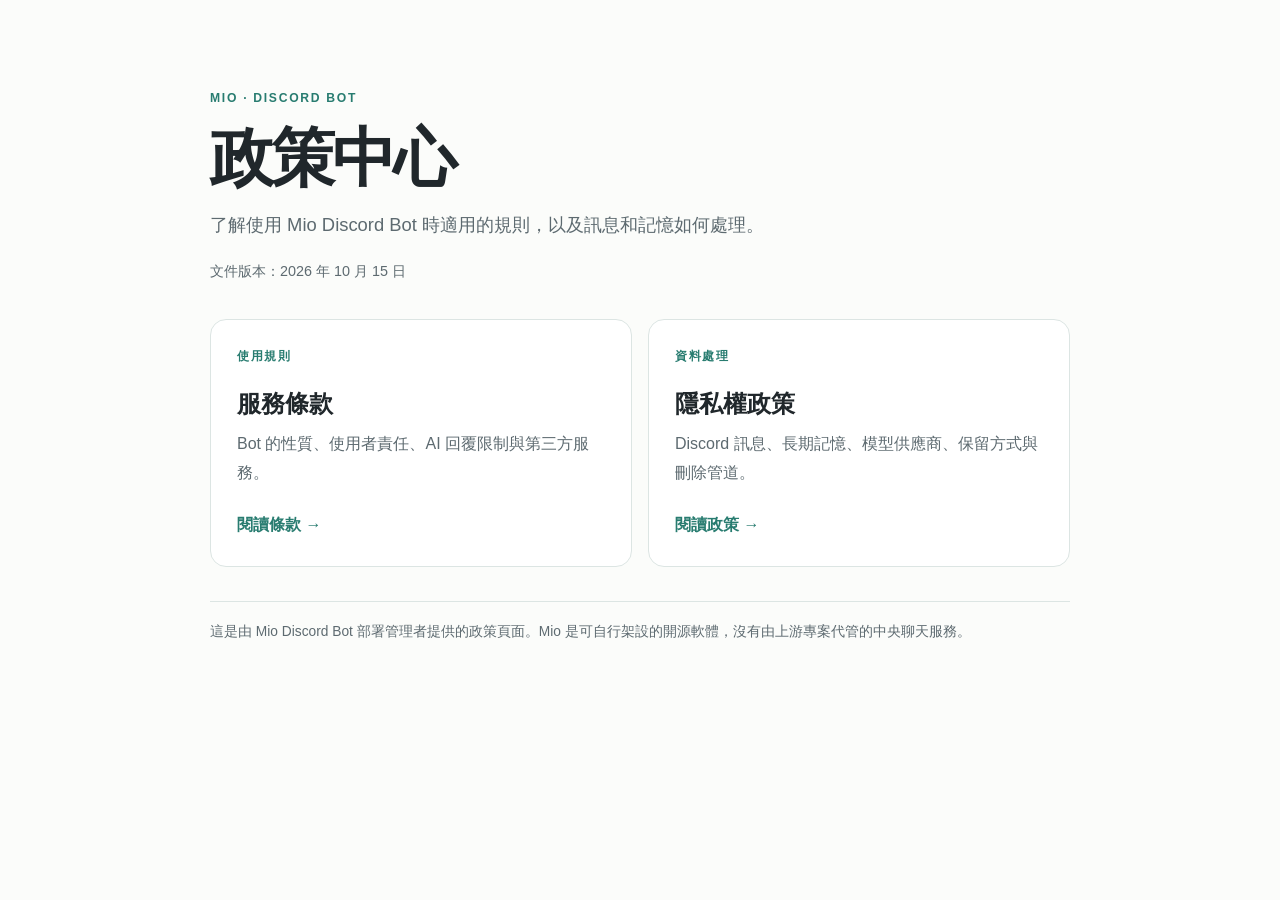
<file: index.html>
<!doctype html>
<html lang="zh-Hant">
<head>
  <meta charset="utf-8">
  <meta name="viewport" content="width=device-width, initial-scale=1">
  <meta name="description" content="Mio Discord Bot 的繁體中文服務條款與隱私權政策。">
  <title>Mio Discord Bot｜政策中心</title>
  <link rel="stylesheet" href="style.css">
</head>
<body>
  <main class="shell">
    <header class="hero">
      <p class="eyebrow">MIO · DISCORD BOT</p>
      <h1>政策中心</h1>
      <p class="lede">了解使用 Mio Discord Bot 時適用的規則，以及訊息和記憶如何處理。</p>
      <p class="updated">文件版本：2026 年 10 月 15 日</p>
    </header>
    <section class="cards" aria-label="政策文件">
      <a class="card" href="terms.html">
        <span class="card-label">使用規則</span>
        <h2>服務條款</h2>
        <p>Bot 的性質、使用者責任、AI 回覆限制與第三方服務。</p>
        <span class="arrow">閱讀條款 <span aria-hidden="true">→</span></span>
      </a>
      <a class="card" href="privacy.html">
        <span class="card-label">資料處理</span>
        <h2>隱私權政策</h2>
        <p>Discord 訊息、長期記憶、模型供應商、保留方式與刪除管道。</p>
        <span class="arrow">閱讀政策 <span aria-hidden="true">→</span></span>
      </a>
    </section>
    <footer>這是由 Mio Discord Bot 部署管理者提供的政策頁面。Mio 是可自行架設的開源軟體，沒有由上游專案代管的中央聊天服務。</footer>
  </main>
</body>
</html>
</file>
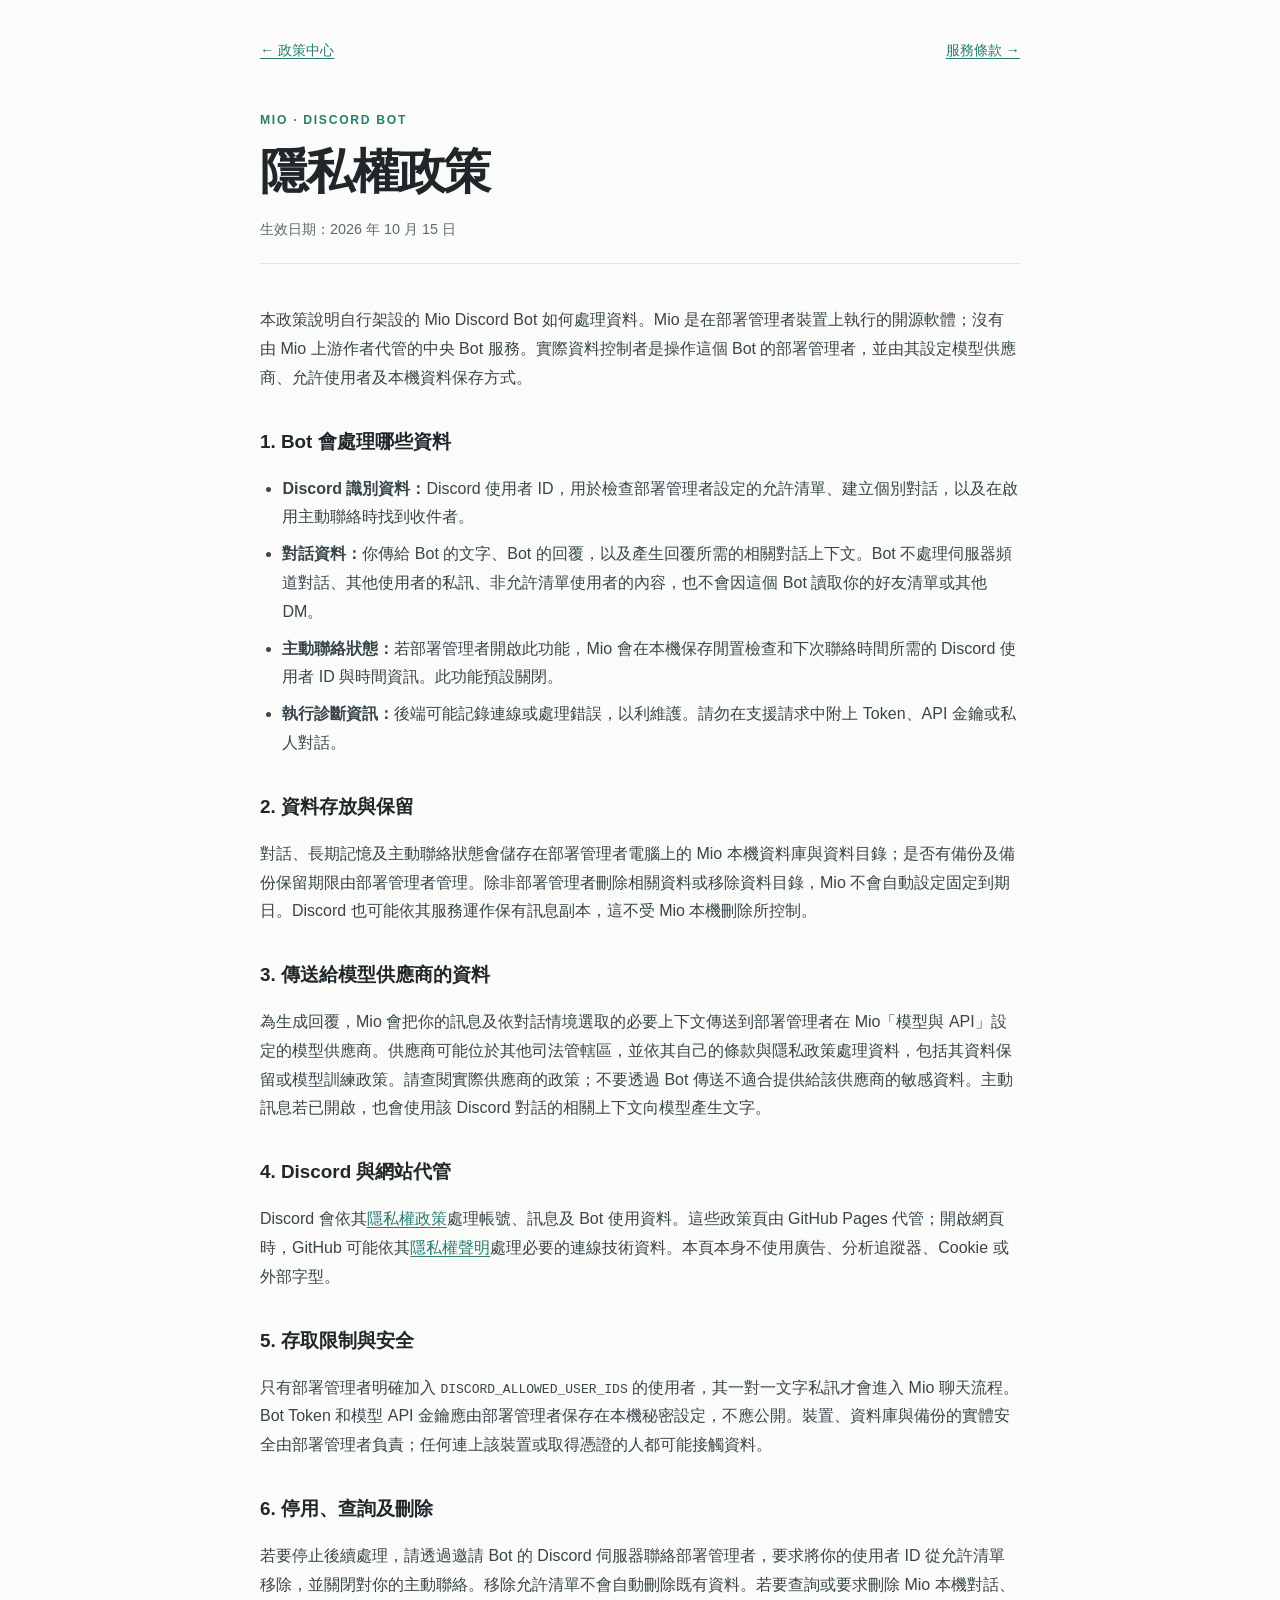
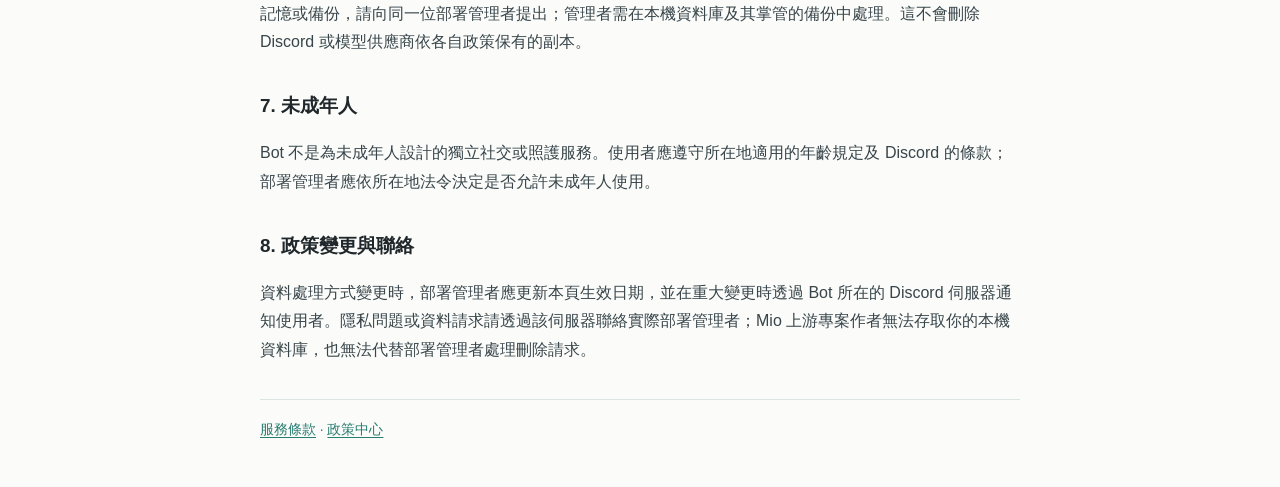
<file: privacy.html>
<!doctype html>
<html lang="zh-Hant">
<head>
  <meta charset="utf-8">
  <meta name="viewport" content="width=device-width, initial-scale=1">
  <meta name="description" content="Mio Discord Bot 隱私權政策。">
  <title>隱私權政策｜Mio Discord Bot</title>
  <link rel="stylesheet" href="style.css">
</head>
<body>
  <main class="shell document">
    <nav><a href="index.html">← 政策中心</a><a href="terms.html">服務條款 →</a></nav>
    <header class="hero compact">
      <p class="eyebrow">MIO · DISCORD BOT</p>
      <h1>隱私權政策</h1>
      <p class="updated">生效日期：2026 年 10 月 15 日</p>
    </header>
    <article>
      <p>本政策說明自行架設的 Mio Discord Bot 如何處理資料。Mio 是在部署管理者裝置上執行的開源軟體；沒有由 Mio 上游作者代管的中央 Bot 服務。實際資料控制者是操作這個 Bot 的部署管理者，並由其設定模型供應商、允許使用者及本機資料保存方式。</p>
      <h2>1. Bot 會處理哪些資料</h2>
      <ul>
        <li><strong>Discord 識別資料：</strong>Discord 使用者 ID，用於檢查部署管理者設定的允許清單、建立個別對話，以及在啟用主動聯絡時找到收件者。</li>
        <li><strong>對話資料：</strong>你傳給 Bot 的文字、Bot 的回覆，以及產生回覆所需的相關對話上下文。Bot 不處理伺服器頻道對話、其他使用者的私訊、非允許清單使用者的內容，也不會因這個 Bot 讀取你的好友清單或其他 DM。</li>
        <li><strong>主動聯絡狀態：</strong>若部署管理者開啟此功能，Mio 會在本機保存閒置檢查和下次聯絡時間所需的 Discord 使用者 ID 與時間資訊。此功能預設關閉。</li>
        <li><strong>執行診斷資訊：</strong>後端可能記錄連線或處理錯誤，以利維護。請勿在支援請求中附上 Token、API 金鑰或私人對話。</li>
      </ul>
      <h2>2. 資料存放與保留</h2>
      <p>對話、長期記憶及主動聯絡狀態會儲存在部署管理者電腦上的 Mio 本機資料庫與資料目錄；是否有備份及備份保留期限由部署管理者管理。除非部署管理者刪除相關資料或移除資料目錄，Mio 不會自動設定固定到期日。Discord 也可能依其服務運作保有訊息副本，這不受 Mio 本機刪除所控制。</p>
      <h2>3. 傳送給模型供應商的資料</h2>
      <p>為生成回覆，Mio 會把你的訊息及依對話情境選取的必要上下文傳送到部署管理者在 Mio「模型與 API」設定的模型供應商。供應商可能位於其他司法管轄區，並依其自己的條款與隱私政策處理資料，包括其資料保留或模型訓練政策。請查閱實際供應商的政策；不要透過 Bot 傳送不適合提供給該供應商的敏感資料。主動訊息若已開啟，也會使用該 Discord 對話的相關上下文向模型產生文字。</p>
      <h2>4. Discord 與網站代管</h2>
      <p>Discord 會依其<a href="https://discord.com/privacy">隱私權政策</a>處理帳號、訊息及 Bot 使用資料。這些政策頁由 GitHub Pages 代管；開啟網頁時，GitHub 可能依其<a href="https://docs.github.com/en/site-policy/privacy-policies/github-general-privacy-statement">隱私權聲明</a>處理必要的連線技術資料。本頁本身不使用廣告、分析追蹤器、Cookie 或外部字型。</p>
      <h2>5. 存取限制與安全</h2>
      <p>只有部署管理者明確加入 <code>DISCORD_ALLOWED_USER_IDS</code> 的使用者，其一對一文字私訊才會進入 Mio 聊天流程。Bot Token 和模型 API 金鑰應由部署管理者保存在本機秘密設定，不應公開。裝置、資料庫與備份的實體安全由部署管理者負責；任何連上該裝置或取得憑證的人都可能接觸資料。</p>
      <h2>6. 停用、查詢及刪除</h2>
      <p>若要停止後續處理，請透過邀請 Bot 的 Discord 伺服器聯絡部署管理者，要求將你的使用者 ID 從允許清單移除，並關閉對你的主動聯絡。移除允許清單不會自動刪除既有資料。若要查詢或要求刪除 Mio 本機對話、記憶或備份，請向同一位部署管理者提出；管理者需在本機資料庫及其掌管的備份中處理。這不會刪除 Discord 或模型供應商依各自政策保有的副本。</p>
      <h2>7. 未成年人</h2>
      <p>Bot 不是為未成年人設計的獨立社交或照護服務。使用者應遵守所在地適用的年齡規定及 Discord 的條款；部署管理者應依所在地法令決定是否允許未成年人使用。</p>
      <h2>8. 政策變更與聯絡</h2>
      <p>資料處理方式變更時，部署管理者應更新本頁生效日期，並在重大變更時透過 Bot 所在的 Discord 伺服器通知使用者。隱私問題或資料請求請透過該伺服器聯絡實際部署管理者；Mio 上游專案作者無法存取你的本機資料庫，也無法代替部署管理者處理刪除請求。</p>
    </article>
    <footer><a href="terms.html">服務條款</a> · <a href="index.html">政策中心</a></footer>
  </main>
</body>
</html>
</file>
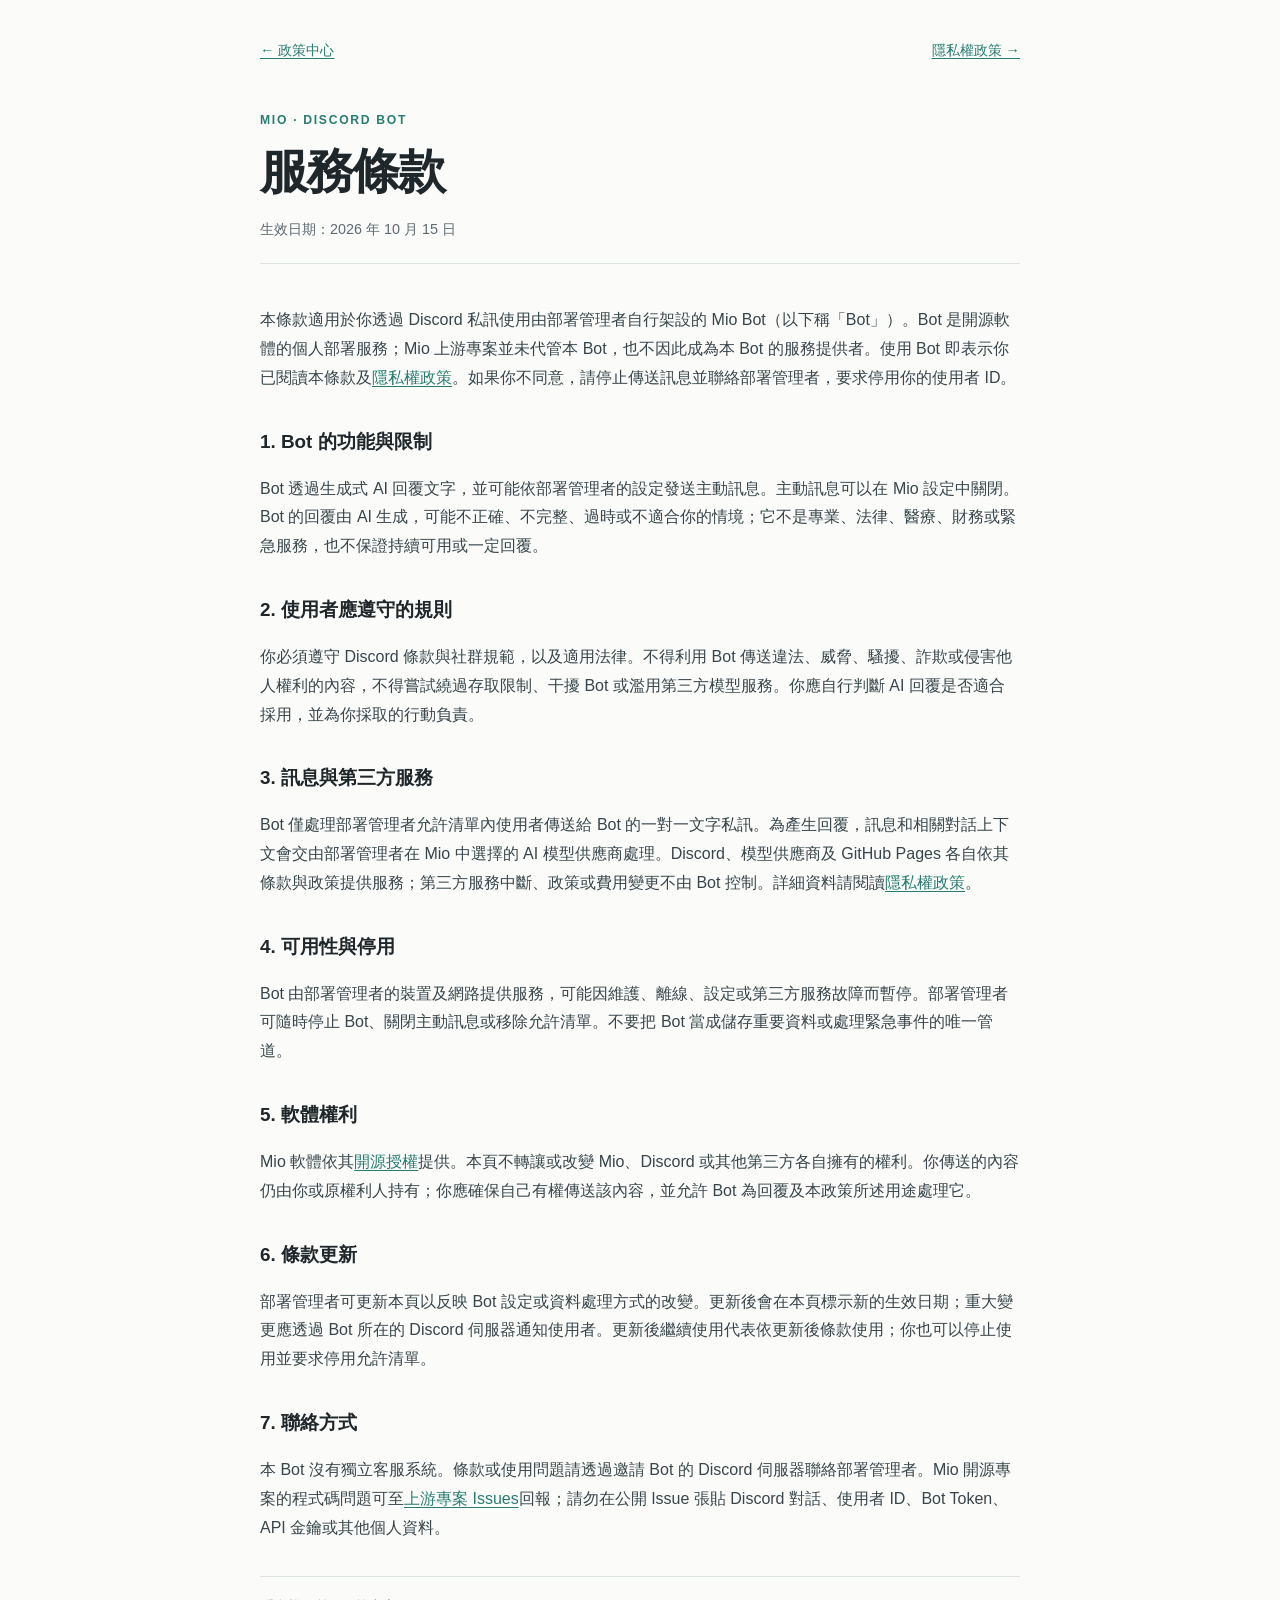
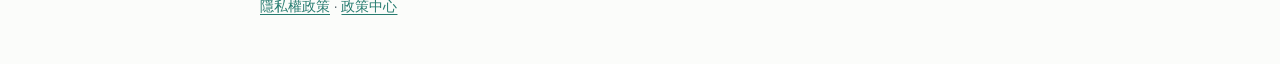
<file: terms.html>
<!doctype html>
<html lang="zh-Hant">
<head>
  <meta charset="utf-8">
  <meta name="viewport" content="width=device-width, initial-scale=1">
  <meta name="description" content="Mio Discord Bot 服務條款。">
  <title>服務條款｜Mio Discord Bot</title>
  <link rel="stylesheet" href="style.css">
</head>
<body>
  <main class="shell document">
    <nav><a href="index.html">← 政策中心</a><a href="privacy.html">隱私權政策 →</a></nav>
    <header class="hero compact">
      <p class="eyebrow">MIO · DISCORD BOT</p>
      <h1>服務條款</h1>
      <p class="updated">生效日期：2026 年 10 月 15 日</p>
    </header>
    <article>
      <p>本條款適用於你透過 Discord 私訊使用由部署管理者自行架設的 Mio Bot（以下稱「Bot」）。Bot 是開源軟體的個人部署服務；Mio 上游專案並未代管本 Bot，也不因此成為本 Bot 的服務提供者。使用 Bot 即表示你已閱讀本條款及<a href="privacy.html">隱私權政策</a>。如果你不同意，請停止傳送訊息並聯絡部署管理者，要求停用你的使用者 ID。</p>
      <h2>1. Bot 的功能與限制</h2>
      <p>Bot 透過生成式 AI 回覆文字，並可能依部署管理者的設定發送主動訊息。主動訊息可以在 Mio 設定中關閉。Bot 的回覆由 AI 生成，可能不正確、不完整、過時或不適合你的情境；它不是專業、法律、醫療、財務或緊急服務，也不保證持續可用或一定回覆。</p>
      <h2>2. 使用者應遵守的規則</h2>
      <p>你必須遵守 Discord 條款與社群規範，以及適用法律。不得利用 Bot 傳送違法、威脅、騷擾、詐欺或侵害他人權利的內容，不得嘗試繞過存取限制、干擾 Bot 或濫用第三方模型服務。你應自行判斷 AI 回覆是否適合採用，並為你採取的行動負責。</p>
      <h2>3. 訊息與第三方服務</h2>
      <p>Bot 僅處理部署管理者允許清單內使用者傳送給 Bot 的一對一文字私訊。為產生回覆，訊息和相關對話上下文會交由部署管理者在 Mio 中選擇的 AI 模型供應商處理。Discord、模型供應商及 GitHub Pages 各自依其條款與政策提供服務；第三方服務中斷、政策或費用變更不由 Bot 控制。詳細資料請閱讀<a href="privacy.html">隱私權政策</a>。</p>
      <h2>4. 可用性與停用</h2>
      <p>Bot 由部署管理者的裝置及網路提供服務，可能因維護、離線、設定或第三方服務故障而暫停。部署管理者可隨時停止 Bot、關閉主動訊息或移除允許清單。不要把 Bot 當成儲存重要資料或處理緊急事件的唯一管道。</p>
      <h2>5. 軟體權利</h2>
      <p>Mio 軟體依其<a href="https://github.com/ochiru520/Mio/blob/main/LICENSE">開源授權</a>提供。本頁不轉讓或改變 Mio、Discord 或其他第三方各自擁有的權利。你傳送的內容仍由你或原權利人持有；你應確保自己有權傳送該內容，並允許 Bot 為回覆及本政策所述用途處理它。</p>
      <h2>6. 條款更新</h2>
      <p>部署管理者可更新本頁以反映 Bot 設定或資料處理方式的改變。更新後會在本頁標示新的生效日期；重大變更應透過 Bot 所在的 Discord 伺服器通知使用者。更新後繼續使用代表依更新後條款使用；你也可以停止使用並要求停用允許清單。</p>
      <h2>7. 聯絡方式</h2>
      <p>本 Bot 沒有獨立客服系統。條款或使用問題請透過邀請 Bot 的 Discord 伺服器聯絡部署管理者。Mio 開源專案的程式碼問題可至<a href="https://github.com/ochiru520/Mio/issues">上游專案 Issues</a>回報；請勿在公開 Issue 張貼 Discord 對話、使用者 ID、Bot Token、API 金鑰或其他個人資料。</p>
    </article>
    <footer><a href="privacy.html">隱私權政策</a> · <a href="index.html">政策中心</a></footer>
  </main>
</body>
</html>
</file>
<file: style.css>
:root {
  color-scheme: light;
  --ink: #20272b;
  --muted: #5d6a70;
  --line: #dce5e3;
  --paper: #fbfcfa;
  --accent: #287c70;
  --accent-soft: #e7f2ef;
}
* { box-sizing: border-box; }
body { margin: 0; background: var(--paper); color: var(--ink); font-family: "Segoe UI", "Noto Sans TC", "Microsoft JhengHei", sans-serif; line-height: 1.8; }
a { color: var(--accent); text-underline-offset: .2em; }
a:hover { color: #18584f; }
.shell { width: min(860px, calc(100% - 40px)); margin: 0 auto; padding: 76px 0 44px; }
.hero { padding: 0 0 34px; }
.eyebrow, .card-label { color: var(--accent); font-size: .76rem; font-weight: 750; letter-spacing: .14em; }
h1 { margin: 12px 0; font-size: clamp(2.35rem, 7vw, 4rem); line-height: 1.15; letter-spacing: -.045em; }
.lede { max-width: 620px; margin: 0; color: var(--muted); font-size: 1.15rem; }
.updated { margin: 18px 0 0; color: var(--muted); font-size: .9rem; }
.cards { display: grid; grid-template-columns: repeat(2, minmax(0, 1fr)); gap: 16px; }
.card { display: flex; min-height: 235px; flex-direction: column; padding: 26px; border: 1px solid var(--line); border-radius: 16px; background: #fff; color: inherit; text-decoration: none; transition: border-color .15s, transform .15s; }
.card:hover { transform: translateY(-2px); border-color: var(--accent); color: inherit; }
.card h2 { margin: 14px 0 5px; font-size: 1.5rem; }
.card p { margin: 0 0 24px; color: var(--muted); }
.arrow { margin-top: auto; color: var(--accent); font-weight: 700; }
footer { margin-top: 34px; padding-top: 18px; border-top: 1px solid var(--line); color: var(--muted); font-size: .86rem; }
.document { max-width: 760px; padding-top: 38px; }
nav { display: flex; justify-content: space-between; gap: 20px; font-size: .9rem; }
.compact { padding: 34px 0 20px; }
.compact h1 { font-size: clamp(2rem, 5vw, 3rem); }
article { padding: 26px 0 0; border-top: 1px solid var(--line); }
article p, article li { color: #38454a; }
article h2 { margin: 32px 0 6px; font-size: 1.18rem; }
article ul { padding-left: 1.4rem; }
article li + li { margin-top: 8px; }
@media (max-width: 620px) { .shell { width: min(100% - 28px, 860px); padding-top: 42px; } .cards { grid-template-columns: 1fr; } .card { min-height: 200px; } nav { font-size: .82rem; } }
</file>
